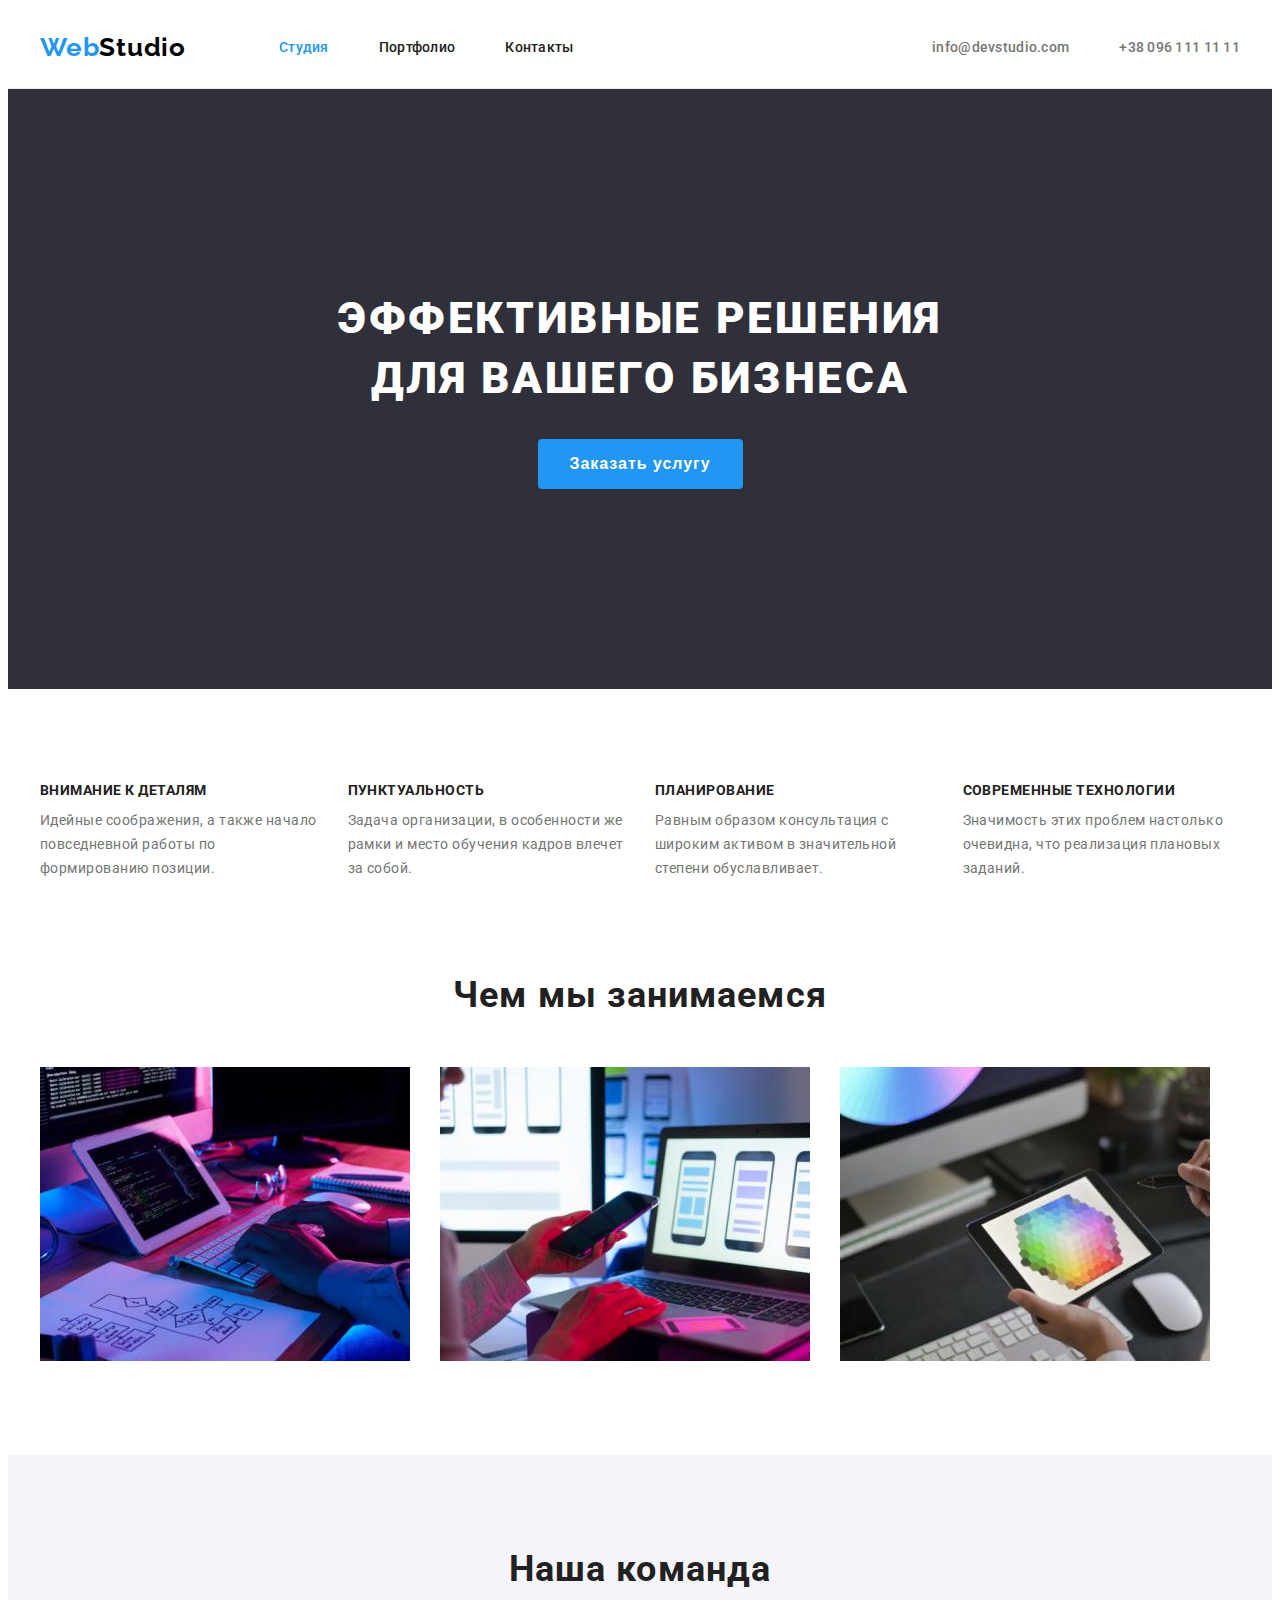
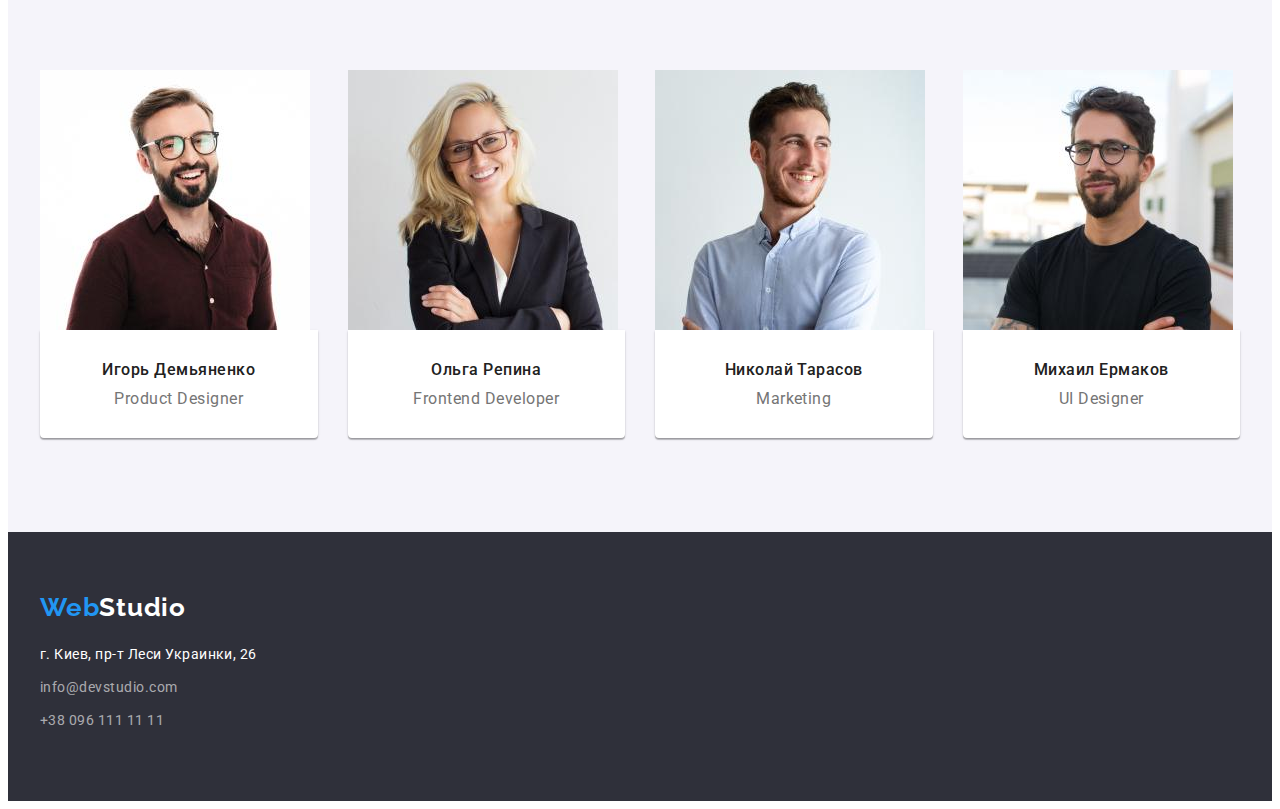
<file: index.html>
<!DOCTYPE html>
<html lang="ru">
    <head>
        <meta charset="UTF-8">
        <meta http-equiv="X-UA-Compatible" content="IE=edge">
        <meta name="viewport" content="width=device-width, initial-scale=1.0">
        <title>ВебСтудия</title>
        <link rel="preconnect" href="https://fonts.gstatic.com">
        <link href="https://fonts.googleapis.com/css2?family=Raleway:wght@700&family=Roboto:wght@400;500;700;900&display=swap"
            rel="stylesheet">
        <link rel="stylesheet" href="https://cdnjs.cloudflare.com/ajax/libs/modern-normalize/1.0.0/modern-normalize.min.css"
            integrity="sha512-ISS7cAi1PEhQ8jnbJpJZMd29NlhNj4AWYyLOSp2CE/CsHxTCu+r+t0D2yoJudVrd0/8fTVPUVDzY5Tvli75u/g=="
            crossorigin="anonymous" />
        <link rel="stylesheet" href="./css/styles.css">
    </head>

    <body>
        <header class="header">
            <div class="container">
                <nav class="navigation">
                    <a class="logo link" href="./index.html"><span class="first-part">Web</span><span class="second-part logo-light-theme">Studio</span></a>
                    <ul class="navigation-list list">
                        <li class="navigation-item">  
                            <a class="navigation-link link current" href="./index.html">Студия</a>
                        </li>
                        <li class="navigation-item">
                            <a class="navigation-link link" href="./portfolio.html">Портфолио</a>
                        </li>
                        <li class="navigation-item">
                            <a class="navigation-link link" href="">Контакты</a>
                        </li>
                    </ul>   
                </nav>
            
                <ul class="contact-header list ">
                    <li class="contact-header-list">
                        <a class="contact-header-link link" href="mailto:info@devstudio.com">info@devstudio.com</a>
                    </li>
                    <li class="contact-header-list">
                        <a class="contact-header-link link" href="tel:+380961111111">+38 096 111 11 11</a>
                    </li>
                </ul>
            </div>
            
        </header>
        <main>
            <!-- hero -->
            <section class="hero">
                <div class="container">
                    <h1 class="hero-title">Эффективные решения для вашего бизнеса</h1>
                    <button class="modal-btn" type="button">Заказать услугу</button> 
                </div>
                
            </section>
            <!-- features -->
            <section class="features">
                <div class="container">
                    <h2 class="title visually-hidden">Особенности</h2>
                    <ul class="feature-list list">
                        <li class="feature-list-item">
                            <h3 class="feature-title">Внимание к деталям </h3>
                            <p class="features-text"> 
                                Идейные соображения, а также начало повседневной
                                работы по формированию позиции.
                            </p>
                        </li>
                        <li class="feature-list-item">
                            <h3 class="feature-title">Пунктуальность</h3>
                            <p class="features-text">
                                Задача организации, в особенности же рамки
                                и место обучения кадров влечет за собой.
                            </p>
                        </li>
                        <li class="feature-list-item">
                            <h3 class="feature-title">Планирование</h3>
                            <p class="features-text">
                                Равным образом консультация с широким
                                активом в значительной степени обуславливает.
                            </p>
                        </li>
                        <li class="feature-list-item">
                            <h3 class="feature-title">Современные технологии</h3>
                            <p class="features-text">
                                Значимость этих проблем настолько
                                очевидна, что реализация плановых заданий.
                            </p>
                        </li>
                    </ul>
                </div>
                
            </section>
            <!-- what are we doing -->
            <section class="what-are-we-doing">
                <div class="container">
                    <h2 class="title">Чем мы занимаемся</h2>
                    <ul class="services-list list">
                        <li class="services-list-item">
                            <img class="services-list-img" src="./images/body/logo_0.jpg" alt="человек набирает текст" width="370" height="294">
                        </li>
                        <li class="services-list-item">
                            <img class="services-list-img" src="./images/body/logo_1.jpg" alt="человек держит телефон перед ноутбуком" width="370" height="294">
                        </li>
                        <li class="services-list-item">
                            <img class="services-list-img" src="./images/body/logo_2.jpg" alt="человек выбирает цвет пикселя" width="370" height="294">
                        </li>
                    </ul> 
                </div>
                
            </section>
            <!-- team -->
            <section class="team-sections">
                <div class="container">
                    <h2 class="title title-team">Наша команда</h2>
                    <ul class="team-list list">
                        <li class="team-list-item">
                            <img class="team-list-img" src="./images/team/img.jpg" alt="Игорь Демьяненко" width="270" height="260">
                            <div class="team-list-content-wrapper">
                                <h3 class="team-list-title">Игорь Демьяненко</h3>
                                <p class="team-text" lang="en">Product Designer</p> 
                            </div>
                            
                        </li>
                        <li class="team-list-item">
                            <img class="team-list-img" src="./images/team/img-1.jpg" alt="Ольга Репина" width="270" height="260">
                            <div class="team-list-content-wrapper">
                                <h3 class="team-list-title">Ольга Репина</h3>
                                <p class="team-text" lang="en">Frontend Developer</p>  
                            </div>
                            
                        </li>
                        <li class="team-list-item">
                            <img class="team-list-img" src="./images/team/img-2.jpg" alt="Николай Тарасов" width="270" height="260">
                            <div class="team-list-content-wrapper">
                                <h3 class="team-list-title">Николай Тарасов</h3>
                                <p class="team-text" lang="en">Marketing</p>
                            </div>
                            
                        </li>
                        <li class="team-list-item">
                            <img class="team-list-img" src="./images/team/img-3.jpg" alt="Михаил Ермаков" width="270" height="260">
                            <div class="team-list-content-wrapper">
                                <h3 class="team-list-title">Михаил Ермаков</h3>
                                <p class="team-text" lang="en">UI Designer</p> 
                            </div>
                            
                        </li>
                    </ul> 
                </div>
                
            </section>        
        </main>
        <!-- contact information -->
        <footer class="footer">
            <div class="container">
                <a class="logo link" href="./index.html"><span class="first-part">Web</span><span class="second-part logo-dark-theme">Studio</span></a>
                <address class="address">
                    <ul class="contact-list list">            
                        <li class="display: block;">
                            <a class="contact-address link" href="https://goo.gl/maps/KrXVA7ucvxgBEwCo6" target="_blank" rel="noopener noreferrer">
                                г. Киев, пр-т Леси Украинки, 26
                            </a>
                        </li>
                        <li class="contact-list-item">
                            <a class="contact-list-link link" href="mailto:info@devstudio.com">info@devstudio.com</a>
                        </li>
                        <li class="contact-list-item">
                            <a class="contact-list-link link" href="tel:+380961111111">+38 096 111 11 11</a>
                        </li>
                    </ul>
                </address>
            </div>
                    
                           
        </footer>
    </body>
</html>
</file>
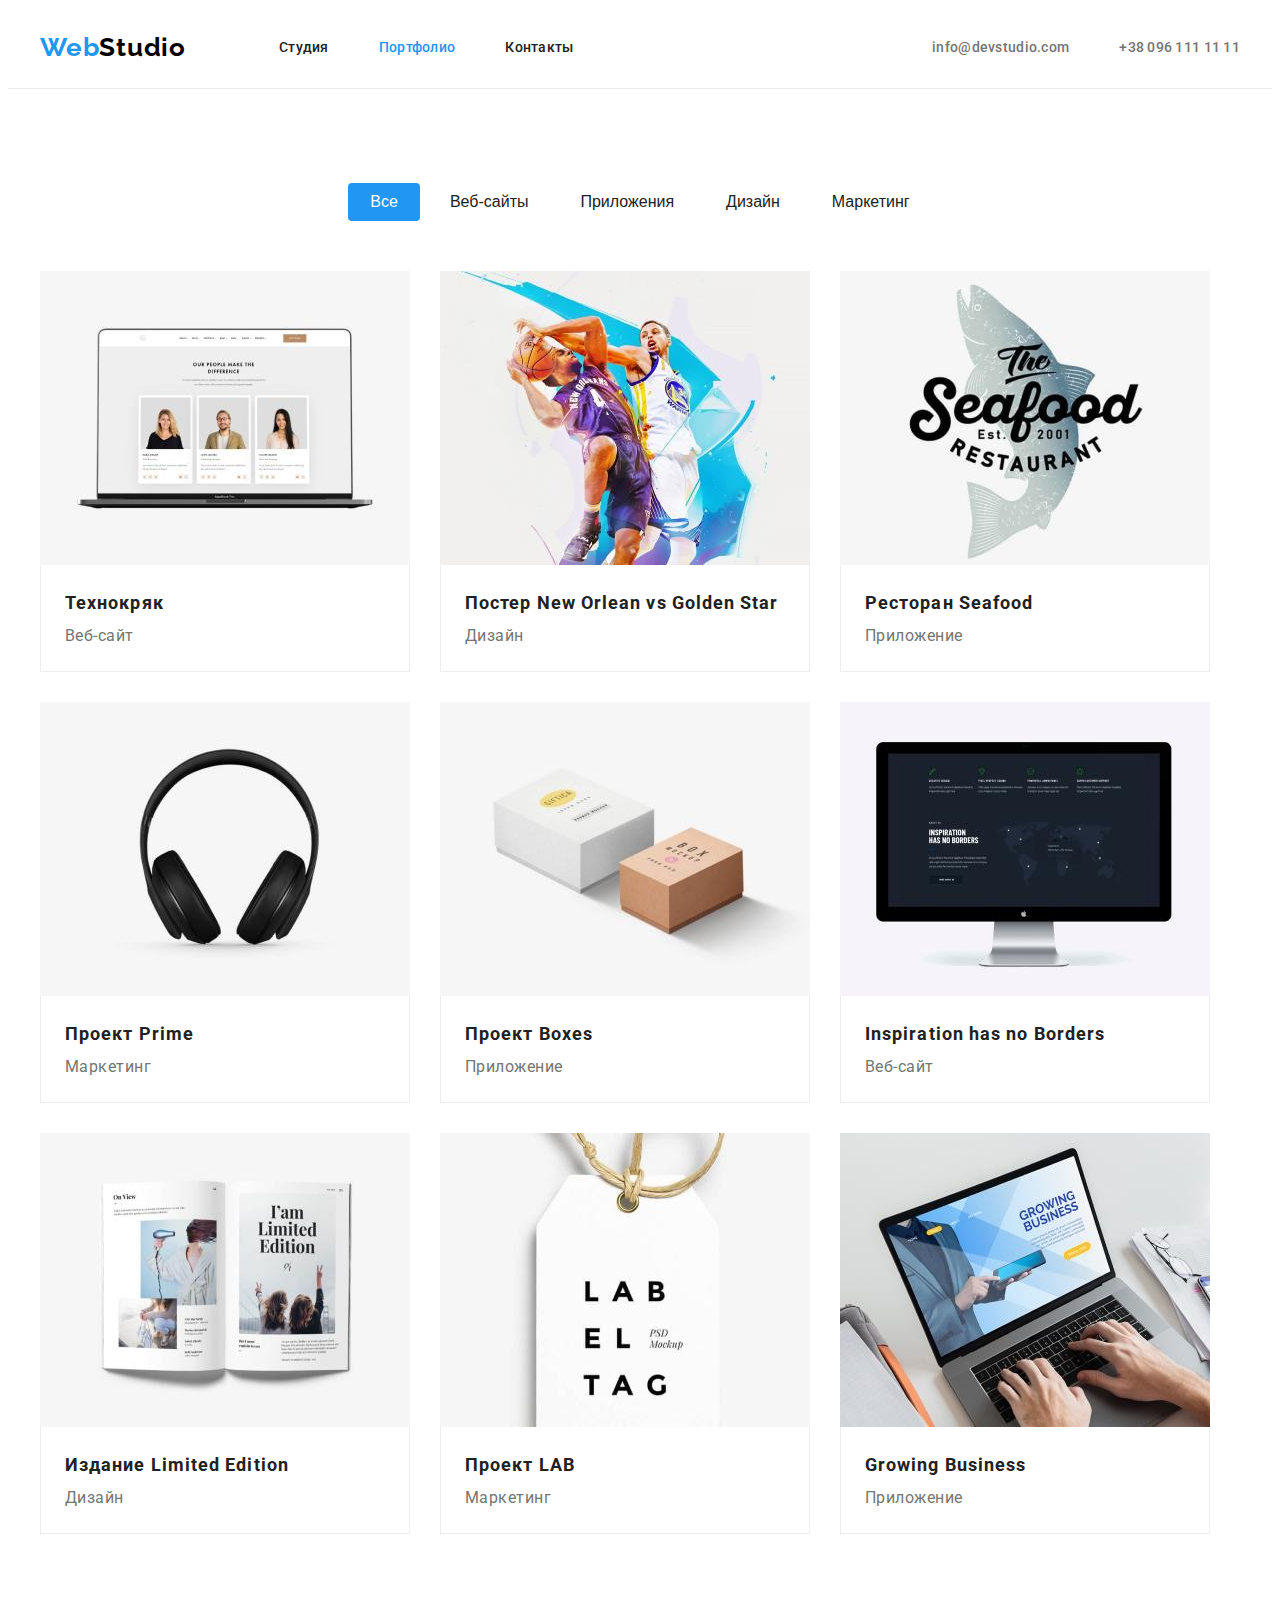
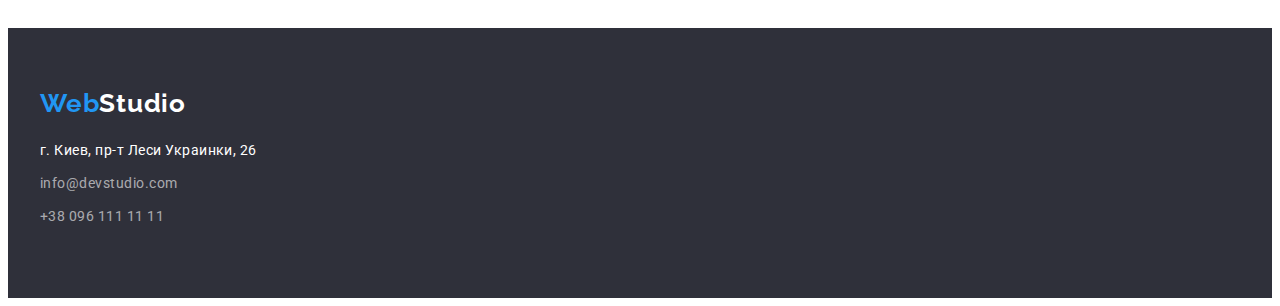
<file: portfolio.html>
<!DOCTYPE html>
<html lang="ru">

    <head>
        <meta charset="UTF-8">
        <meta http-equiv="X-UA-Compatible" content="IE=edge">
        <meta name="viewport" content="width=device-width, initial-scale=1.0">
        <title>Портфолио</title>
        <link rel="preconnect" href="https://fonts.gstatic.com">
        <link href="https://fonts.googleapis.com/css2?family=Raleway:wght@700&family=Roboto:wght@400;500;700;900&display=swap"
            rel="stylesheet">
        <link rel="stylesheet" href="https://cdnjs.cloudflare.com/ajax/libs/modern-normalize/1.0.0/modern-normalize.min.css"
            integrity="sha512-ISS7cAi1PEhQ8jnbJpJZMd29NlhNj4AWYyLOSp2CE/CsHxTCu+r+t0D2yoJudVrd0/8fTVPUVDzY5Tvli75u/g=="
            crossorigin="anonymous" />
        <link rel="stylesheet" href="./css/styles.css">
    </head>

    <body>
        <header class="header">
        <div class="container">
            <nav class="navigation">
                <a class="logo link" href="./index.html"><span class="first-part">Web</span><span
                        class="second-part logo-light-theme">Studio</span></a>
                <ul class="navigation-list list">
                    <li class="navigation-item">
                        <a class="navigation-link link " href="./index.html">Студия</a>
                    </li>
                    <li class="navigation-item">
                        <a class="navigation-link link current" href="./portfolio.html">Портфолио</a>
                    </li>
                    <li class="navigation-item">
                        <a class="navigation-link link" href="">Контакты</a>
                    </li>
                </ul>
            </nav>
    
            <ul class="contact-header list ">
                <li class="contact-header-list">
                    <a class="contact-header-link link" href="mailto:info@devstudio.com">info@devstudio.com</a>
                </li>
                <li class="contact-header-list">
                    <a class="contact-header-link link" href="tel:+380961111111">+38 096 111 11 11</a>
                </li>
            </ul>
        </div>
    
        </header>
        <main class="main-portfolio">
            <!-- HERO -->
            <section class="portfolio-section">
                <div class="container">
                    <h1 class="hero visually-hidden">Портфолио</h1>    
                    <ul class="filter-list list"> 
                        <li class="filter-list-button">
                            <button class="filter-button filter-list-button-vse" type="button">Все</button>
                        </li>
                        <li class="filter-list-button">
                            <button class="filter-button" type="button">Веб-сайты</button>
                        </li>
                        <li class="filter-list-button">
                            <button class="filter-button" type="button">Приложения</button>
                        </li>
                        <li class="filter-list-button">
                            <button class="filter-button" type="button">Дизайн</button>
                        </li>
                        <li class="filter-list-button">
                            <button class="filter-button" type="button">Маркетинг</button>
                        </li>
                    </ul> 
                        <!-- PROJECT  -->
                    
                    <ul class="project-list list">
                        <li class="project-list-item">
                            <img src="./images/portfolio/navigation/logo-1.jpg" alt="Страница с тремя контактами в ноутбуке" width="370" height="294">
                            <div class="project-list-item-wrapper">
                                <h2 class="project-title">Технокряк</h2>
                                <p class="project-text">Веб-сайт</p>
                            </div>
                            
                        </li>
                        <li class="project-list-item">
                            <img src="./images/portfolio/navigation/logo-2.jpg" alt="Два баскетболиста" width="370" height="294">
                            <div class="project-list-item-wrapper">
                                <h2 class="project-title">Постер New Orlean vs Golden Star</h2>
                                <p class="project-text">Дизайн</p>
                            </div>
                            
                            
                        </li>
                        <li class="project-list-item">
                            <img src="./images/portfolio/navigation/logo-3.jpg" alt="Логотип ресторана" width="370" height="294">
                            <div class="project-list-item-wrapper">
                                <h2 class="project-title">Ресторан Seafood</h2>
                                <p class="project-text">Приложение</p>
                            </div>
                            
                            
                        </li>
                        <li class="project-list-item">
                            <img src="./images/portfolio/navigation/logo-4.jpg" alt="Черные наушники" width="370" height="294">
                            <div class="project-list-item-wrapper">
                                <h2 class="project-title">Проект Prime</h2>
                                <p class="project-text">Маркетинг</p>
                            </div>
                            
                            
                        </li>
                        <li class="project-list-item">
                            <img src="./images/portfolio/navigation/logo-5.jpg" alt="Две коробки белая и коричневая" width="370" height="294">
                            <div class="project-list-item-wrapper">
                                <h2 class="project-title">Проект Boxes</h2>
                                <p class="project-text">Приложение</p>
                            </div>
                            
                        </li>
                        <li class="project-list-item">
                            <img src="./images/portfolio/navigation/logo-6.jpg" alt="Монитор с надписью у вдохновения нет границ" width="370" height="294">
                            <div class="project-list-item-wrapper">
                                <h2 class="project-title" lang="en">Inspiration has no Borders</h2>
                                <p class="project-text">Веб-сайт</p>
                            </div>
                            
                            
                        </li>
                        <li class="project-list-item">
                            <img src="./images/portfolio/navigation/logo-7.jpg" alt="Открытый журнал" width="370" height="294">
                            <div class="project-list-item-wrapper">
                                <h2 class="project-title">Издание Limited Edition</h2>
                                <p class="project-text">Дизайн</p>
                            </div>
                            
                        </li>
                        <li class="project-list-item">
                            <img src="./images/portfolio/navigation/logo-8.jpg" alt="Бирка" width="370" height="294">
                            <div class="project-list-item-wrapper">
                                <h2 class="project-title">Проект LAB</h2>
                                <p class="project-text">Маркетинг</p>
                            </div>
                            
                            
                        </li>
                        <li class="project-list-item">
                            <img src="./images/portfolio/navigation/logo-9.jpg" alt="Ноутбук" width="370" height="294">
                            <div class="project-list-item-wrapper">
                                <h2 class="project-title" lang="en">Growing Business</h2>
                                <p class="project-text">Приложение</p> 
                            </div>
                            
                            
                        </li>
                    </ul>
                    
                </div>
            </section>        
        </main>
        <!-- contact information -->
        <footer class="footer">
            <div class="container">
                <a class="logo link" href="./index.html"><span class="first-part">Web</span><span
                        class="second-part logo-dark-theme">Studio</span></a>
                <address class="address">
                    <ul class="contact-list list">
                        <li class="contact-list-item">
                            <a class="contact-address link" href="https://goo.gl/maps/KrXVA7ucvxgBEwCo6" target="_blank"
                                rel="noopener noreferrer">
                                г. Киев, пр-т Леси Украинки, 26
                            </a>
                        </li>
                        <li class="contact-list-item">
                            <a class="contact-list-link link" href="mailto:info@devstudio.com">info@devstudio.com</a>
                        </li>
                        <li class="contact-list-item">
                            <a class="contact-list-link link" href="tel:+380961111111">+38 096 111 11 11</a>
                        </li>
                    </ul>
                </address>
            </div>
        
        </footer>
    </body>
    
</html>
</file>
<file: css/styles.css>
:root {
  --main-font: "Roboto", sans-serif;
  --secondary-font: "Raleway", sans-serif;
  --accent-color: rgb(33, 150, 243);
  --main-color: rgb(33, 33, 33);
  --main-color-black: rgb(0, 0, 0);
  --main-color-white: rgb(255, 255, 255);
  --bg-color-white: rgb(255, 255, 255);
  --section-pt: 94px;
  --section-pb: 94px;
}

body {
  font-family: var(--main-font);
  letter-spacing: 0.03em;
}

/* ---сброс--- */

h1,
h2,
h3,
h4,
h5,
h6,
p {
  margin: 0;
}

img {
  display: block;
}

.link {
  text-decoration: none;
  color: inherit;
  display: block;
}

.list {
  list-style: none;
  margin: 0;
  padding: 0;
}

.address {
  font-style: normal;
}
/* ---конец сброса--- */

/* ---скрыть текст--- */
.visually-hidden {
  position: absolute !important;
  clip: rect(1px 1px 1px 1px); /* IE6, IE7 */
  clip: rect(1px, 1px, 1px, 1px);
  padding: 0 !important;
  border: 0 !important;
  height: 1px !important;
  width: 1px !important;
  overflow: hidden;
}
/* ---скрыть текст--- */

/* ============= COMPONENTS ============= */
.logo {
  font-family: var(--secondary-font);
  font-weight: 700;
  font-size: 26px;
  line-height: 1.19;
  letter-spacing: 0.03em;
}
.first-part {
  color: var(--accent-color);
}
.second-part {
  color: var(--main-color-black);
}

.logo-light-theme {
  color: var(--main-color-black);
}
.logo-dark-theme {
  color: var(--main-color-white);
}

.title {
  font-family: var(--main-font);
  font-weight: 700;
  font-size: 36px;
  line-height: 1.17;
  text-align: center;
  letter-spacing: 0.03em;

  color: var(--main-color);
}

.container {
  width: 1200px;
  margin: 0 auto;
  padding-left: 15px;
  padding-right: 15px;
}
/* ============= END COMPONENTS ============= */

/* ============= HEADER ============= */
.header .logo {
  margin-right: 93px;
  padding-top: 24px;
  padding-bottom: 25px;
}
.navigation {
  display: flex;
  align-items: center;
}

.navigation-list {
  display: flex;
  align-items: center;
}

.contact-header {
  display: flex;
  align-items: center;
  margin-left: auto;
}
.header .container {
  display: flex;
  align-items: center;
}
.contact-header-link {
  display: flex;
  align-items: center;
}

.contact-header-list {
  display: flex;
  align-items: center;
}

.contact-header-list:not(:last-child) {
  margin-right: 50px;
}

.navigation-item:not(:last-child) {
  margin-right: 50px;
}

header {
  background-color: var(--bg-color-white);
  border: 1px solid rgb(236, 236, 236);
  border-top: 0;
  border-left: 0;
  border-right: 0;
}
.navigation-link:hover,
.navigation-link:focus {
  color: var(--accent-color);
}
.navigation-link {
  font-weight: 500;
  font-size: 14px;
  line-height: 1.14;
  letter-spacing: 0.02em;
  color: var(--main-color);

  padding-top: 32px;
  padding-bottom: 32px;
}

.contact-header-link {
  font-weight: 500;
  font-size: 14px;
  line-height: 1.14;
  letter-spacing: 0.02em;
  color: rgb(117, 117, 117);

  padding-top: 32px;
  padding-bottom: 32px;
}

.contact-header-link:hover,
.contact-header-link:focus {
  color: var(--accent-color);
}

/* ---цвет текущей страницы (current)--- */
.navigation-list .current {
  color: var(--accent-color);
}

/* ============= END HEADER ============= */

/* ============= HERO ============= */
.hero {
  padding-top: 200px;
  padding-bottom: 200px;
  background-color: rgb(47, 48, 58);
  text-align: center;
}

.hero-title {
  min-width: 696px;
  padding-right: 252px;
  padding-left: 252px;
  margin-bottom: 30px;

  font-weight: 900;
  font-size: 44px;
  line-height: 1.36;
  /* text-align: center; */
  letter-spacing: 0.06em;
  text-transform: uppercase;
  color: var(--main-color-white);
}

.modal-btn {
  min-width: 200px;
  padding: 10px 32px;
  border: none;
  border-radius: 4px;
  cursor: pointer;

  font-weight: 700;
  font-size: 16px;
  line-height: 1.88;
  letter-spacing: 0.06em;

  background-color: var(--accent-color);
  color: var(--main-color-white);
}

/* .modal-btn:hover,
.modal-btn:focus {
  background-color: var(--accent-color);
  color: rgb(255, 255, 255);
} */

/* ============= END HERO ============= */

/* ============= FEATURES ============= */

.features {
  padding-top: 94px;
  padding-bottom: 94px;
}
.feature-list-item {
  flex-basis: calc(100% / 4 - 30px);
  margin-left: 30px;
  margin-top: 30px;
}

.feature-list-item .feature-title {
  margin-bottom: 10px;
}

.feature-list {
  flex-wrap: wrap;
  display: flex;
  align-items: center;
  margin-left: -30px;
  margin-top: -30px;
}

.feature-title {
  font-weight: 700;
  font-size: 14px;
  line-height: 1.14;
  text-transform: uppercase;
  color: var(--main-color);
}

.features-text {
  font-weight: 400;
  font-size: 14px;
  line-height: 1.71;
  color: rgb(117, 117, 117);
}
/* ============= END FEATURES ============= */

/* ============= WHAT ARE WE DOING ============= */

.what-are-we-doing {
  padding-bottom: 94px;
}

.what-are-we-doing .title {
  margin-bottom: 50px;
}
.services-list {
  flex-wrap: wrap;
  display: flex;
  margin-left: -30px;
  margin-top: -30px;
}

.services-list-item {
  display: flex;
  flex-basis: calc(100% / 4 - 30px);
  margin-left: 30px;
  margin-top: 30px;
}
/* ============= END WHAT ARE WE DOING ============= */

/* ============= TEAM ============= */
.team-sections {
  background-color: rgb(245, 244, 250);;
  padding-top: 93px;
  padding-bottom: 94px;
}
.team-list-content-wrapper {
  background-color: var(--bg-color-white);
  padding: 30px 30px;
  box-shadow: 0px 1px 3px rgba(0, 0, 0, 0.12), 0px 1px 1px rgba(0, 0, 0, 0.14),
    0px 2px 1px rgba(0, 0, 0, 0.2);

  border-radius: 0px 0px 4px 4px;
}

.team-list-item {
  flex-basis: calc(100% / 4 - 30px);
  margin-left: 30px;
  margin-top: 30px;
}

.team-list {
  display: flex;
  flex-wrap: wrap;
  margin-left: -30px;
}

.team-sections .title {
  margin-bottom: 50px;
}

.team-list-title {
  font-weight: 500;
  font-size: 16px;
  line-height: 1.19;
  text-align: center;
  color: var(--main-color);
  margin-bottom: 10px;
}

.team-text {
  font-weight: 400;
  font-size: 16px;
  line-height: 1.19;
  color: rgb(117, 117, 117);
  text-align: center;
}
/* ============= END TEAM ============= */

/* ============= FOOTER ============= */
footer {
  background-color: rgb(47, 48, 58);
  padding-top: 60px;
  padding-bottom: 60px;
}

.footer .logo {
  margin-bottom: 20px;
}

.contact-address {
  font-family: var(--main-font);
  font-weight: 400;
  font-size: 14px;
  line-height: 1.71;
  color: var(--main-color-white);
  margin-bottom: 9px;
}

.contact-list-link {
  font-weight: 400;
  font-size: 14px;
  line-height: 1.71;
  margin-bottom: 9px;
  color: rgba(255, 255, 255, 0.6);
}

.contact-list-link:hover,
.contact-list-link:focus,
.contact-address:hover,
.contact-address:focus {
  color: var(--accent-color);
}

/* ============= END FOOTER ============= */

/* -----------------second page-------------------- */

/* ============= FILTER BUTTON ============= */

.filter-button {
  /* min-width: 73px; */
  padding: 6px 22px;
  border: 0;
  border-radius: 4px;

  font-weight: 500;
  font-size: 16px;
  line-height: 1.62;
  /* text-align: center; */
  cursor: pointer;
  background-color: var(--bg-color-white);
  color: rgb(33, 33, 33);
}

.filter-button:focus,
.filter-button:hover {
  background-color: var(--accent-color);
  color: var(--main-color-white);
}

/*---- separately set the color of the button "все" ---- */
.filter-list-button-vse {
  background-color: var(--accent-color);
  color: var(--main-color-white);
}

.portfolio-section {
  display: flex;
  flex-direction: column;
  padding-top: 94px;
  padding-bottom: 94px;
}

/* --- управление кнопками--- */
.filter-list {
  display: flex;
  justify-content: center;
  margin-bottom: 50px;
}
/* ---расстояние между кнопками--- */
.filter-list-button:not(:last-child) {
  margin-right: 8px;
}

.filter-list-button {
  display: flex;
}

/* ============= END FILTER BUTTON ============= */

/* ============= PROJECT ============= */

/* ---управление карточками--- */
.project-list {
  display: flex;
  flex-wrap: wrap;
  margin-top: -30px;
  margin-left: -30px;
}

.project-list-item {
  display: flex;
  flex-direction: column;
  flex-basis: calc(100% / 4 - 30px);
  margin-top: 30px;
  margin-left: 30px;
}

.project-list-item-wrapper {
  padding: 20px 24px;

  background-color: var(--bg-color-white);
  border: 1px solid rgb(238, 238, 238);
  border-top: none;
}

.project-title {
  font-weight: 700;
  font-size: 18px;
  line-height: 2;
  letter-spacing: 0.06em;
  color: var(--main-color);
}

.project-text {
  font-weight: 400;
  font-size: 16px;
  line-height: 1.88;
  color: rgb(117, 117, 117);
}

/* ============= END PROJECT ============= */
</file>
